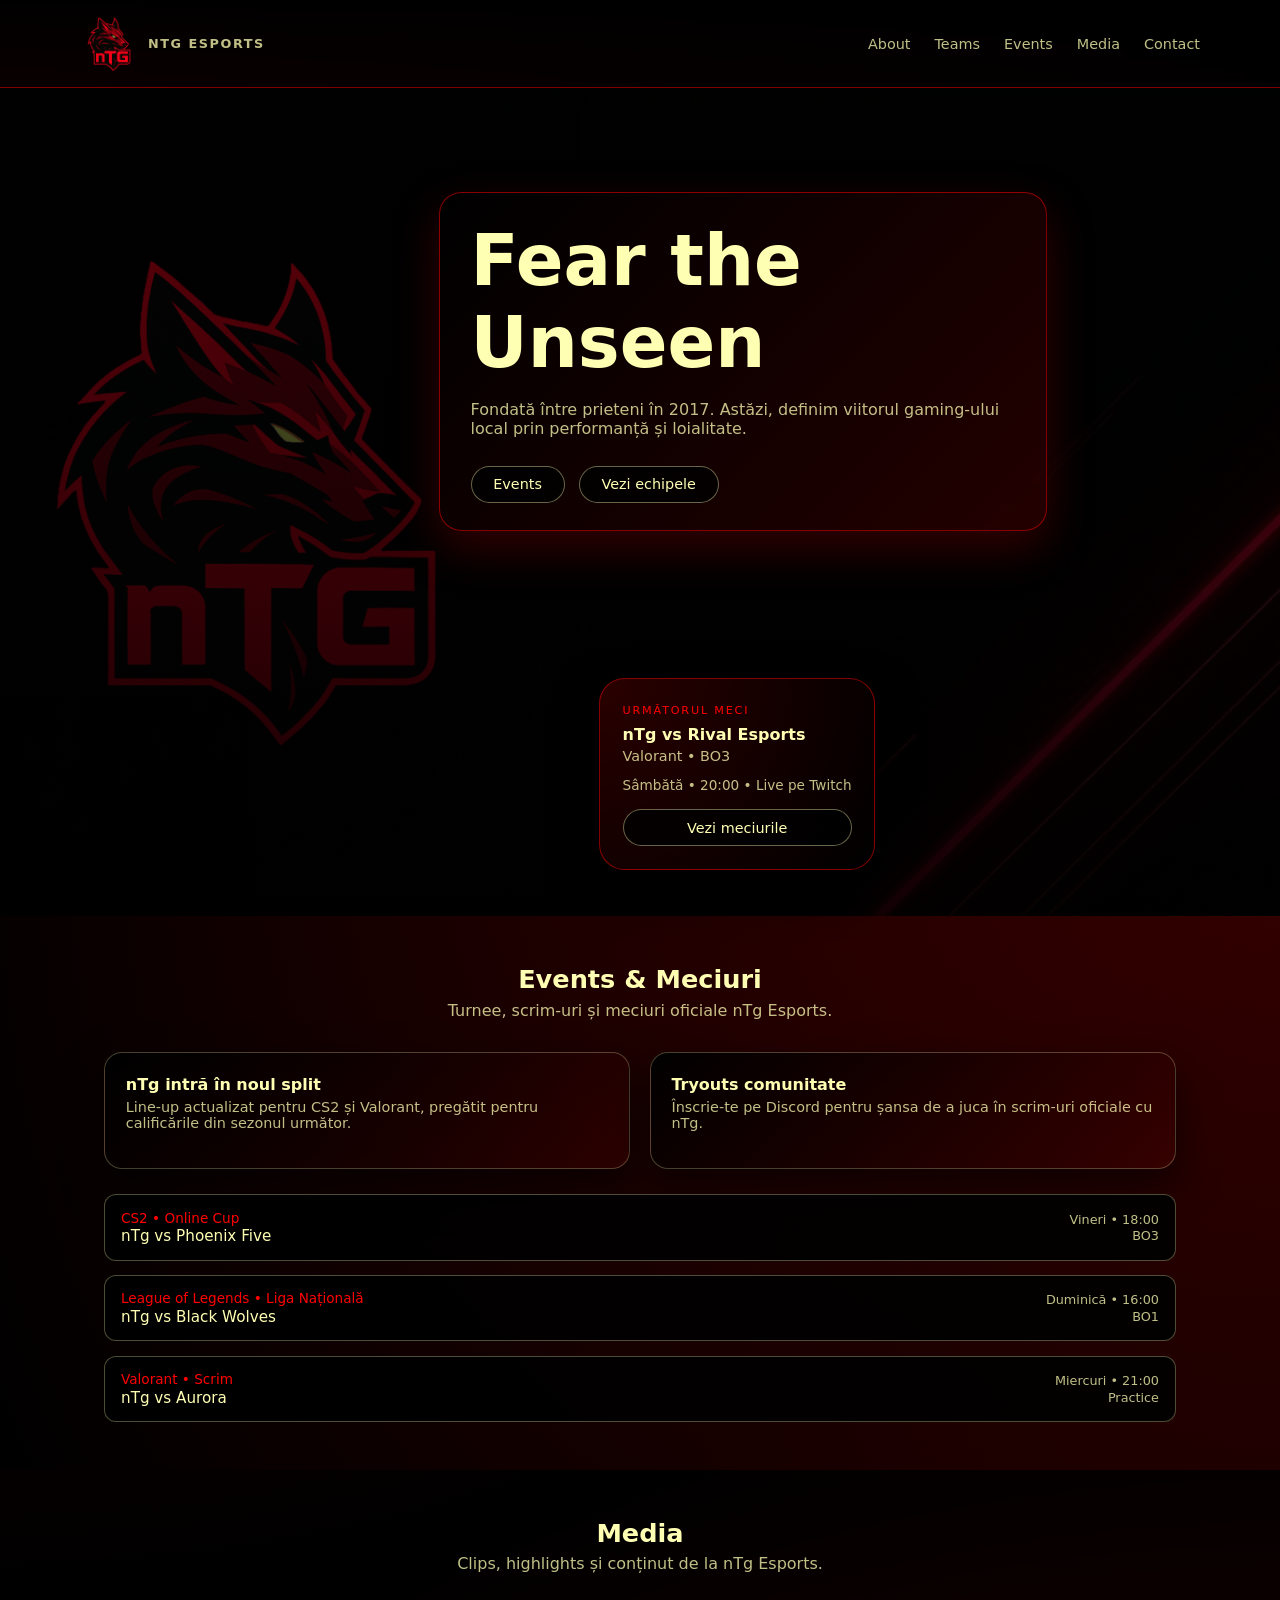
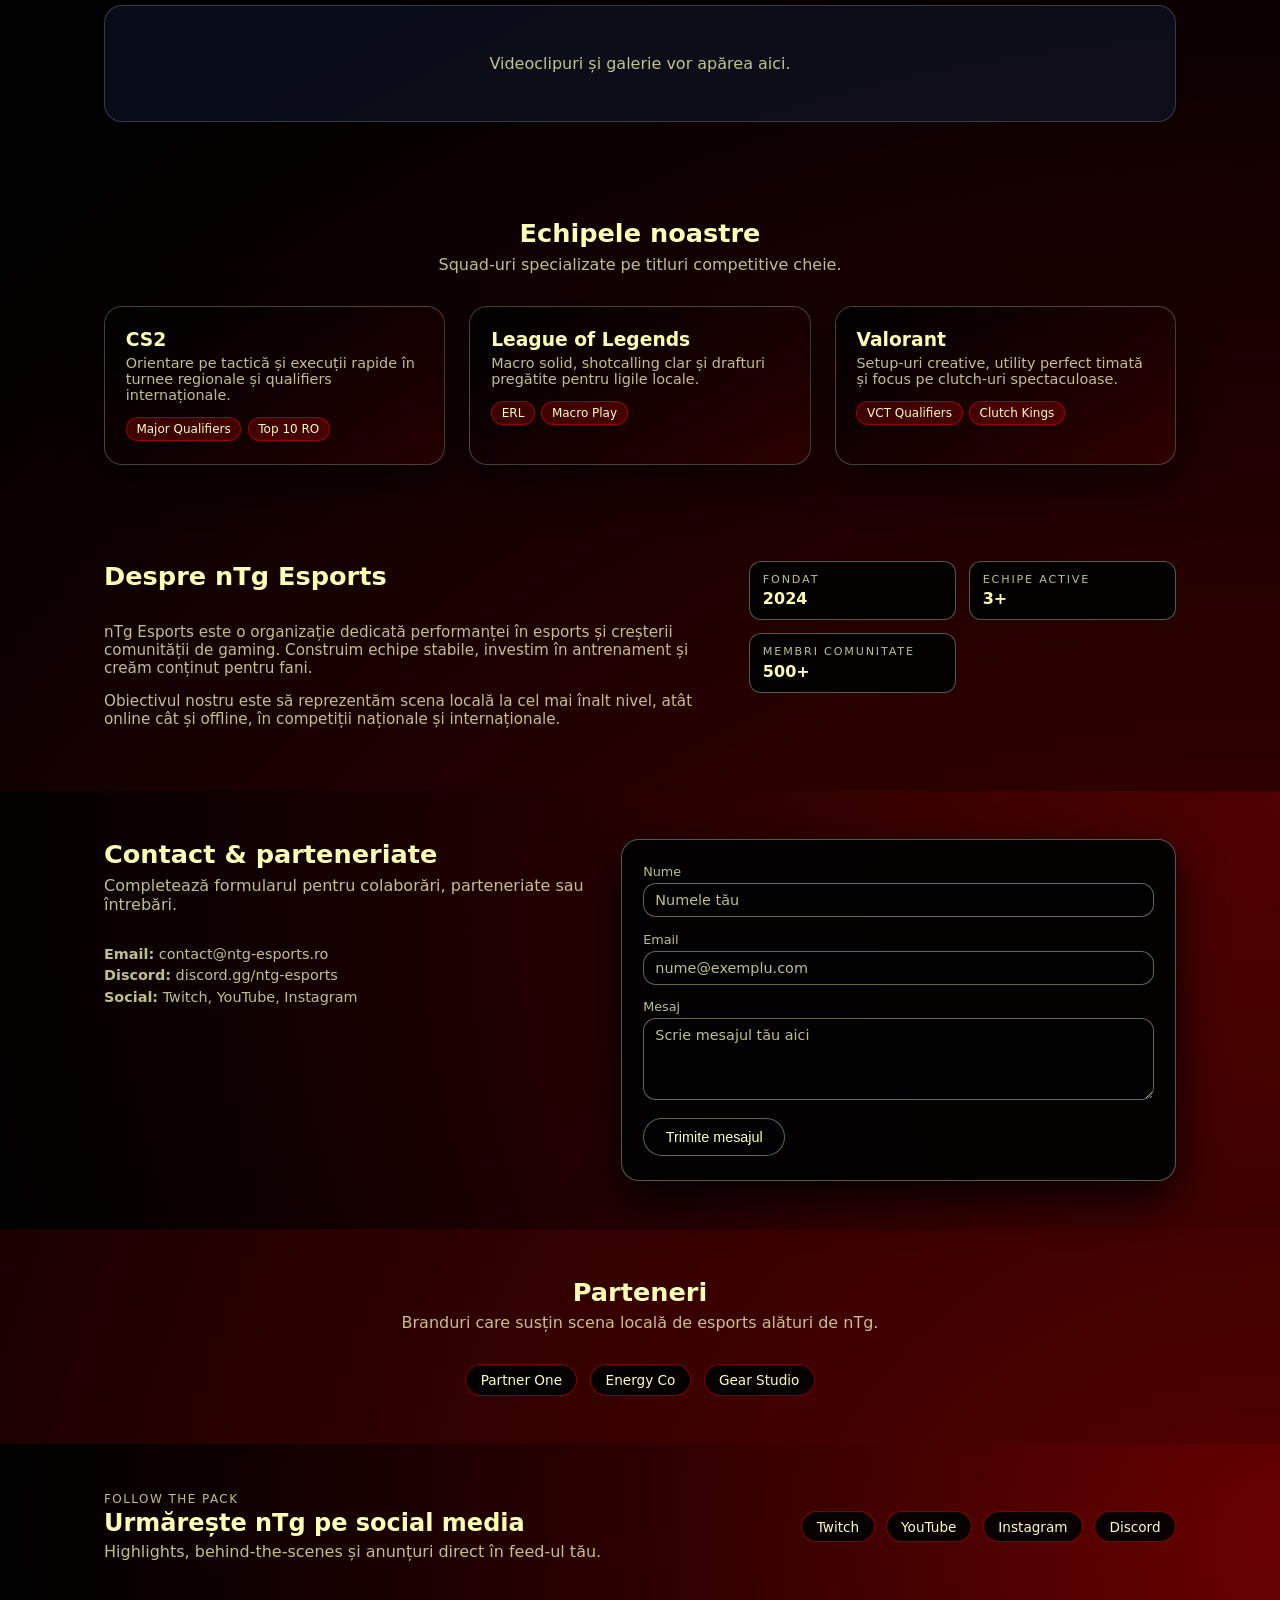
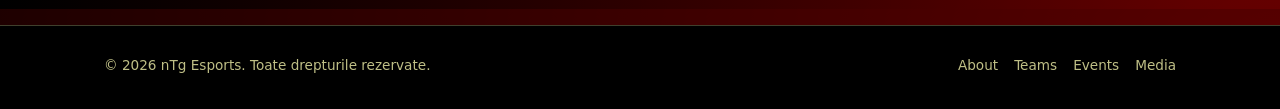
<file: nTg website/index.html>
<!DOCTYPE html>
<html lang="ro">
<head>
  <meta charset="UTF-8">
  <meta name="viewport" content="width=device-width, initial-scale=1.0">
  <title>nTg Esports - Organizatie Esports</title>
  <link rel="icon" type="image/png" href="assets/NtgLogo.png">
  <link rel="stylesheet" href="styles.css">
</head>
<body>
  <header class="site-header">
    <div class="container header-inner">
      <a href="#hero" class="logo">
        <span class="logo-mark">
          <img src="assets/NtgLogo.png" alt="nTg Esports logo">
        </span>
        <span class="logo-text">nTg Esports</span>
      </a>
      <nav class="main-nav">
        <ul>
          <li><a href="about.html">About</a></li>
          <li><a href="teams.html">Teams</a></li>
          <li><a href="events.html">Events</a></li>
          <li><a href="media.html">Media</a></li>
          <li><a href="contact.html">Contact</a></li>
        </ul>
      </nav>
      <button class="nav-toggle" aria-label="Deschide meniul">
        <span></span>
        <span></span>
        <span></span>
      </button>
    </div>
  </header>

  <main>
    <section id="hero" class="hero">
      <div class="container hero-inner">
        <div class="hero-content">
          <h1>Fear the Unseen</h1>
          <p class="hero-subtitle">
            Fondată între prieteni în 2017. Astăzi, definim viitorul gaming-ului local prin performanță și loialitate.
          </p>
          <div class="hero-actions">
            <a href="#events" class="btn primary">Events</a>
            <a href="#teams" class="btn ghost">Vezi echipele</a>
          </div>
        </div>
        <div class="hero-visual">
          <div class="hero-card">
            <p class="hero-tag">Următorul meci</p>
            <p class="hero-match">nTg vs Rival Esports</p>
            <p class="hero-game">Valorant • BO3</p>
            <p class="hero-time">Sâmbătă • 20:00 • Live pe Twitch</p>
            <a href="#events" class="btn primary hero-card-btn">Vezi meciurile</a>
          </div>
        </div>
      </div>
    </section>

    <section id="events" class="section section-alt">
      <div class="container">
        <header class="section-header">
          <h2>Events & Meciuri</h2>
          <p>Turnee, scrim-uri și meciuri oficiale nTg Esports.</p>
        </header>
        <div class="news-grid">
          <article class="card news-card">
            <h3>nTg intră în noul split</h3>
            <p>Line-up actualizat pentru CS2 și Valorant, pregătit pentru calificările din sezonul următor.</p>
          </article>
          <article class="card news-card">
            <h3>Tryouts comunitate</h3>
            <p>Înscrie-te pe Discord pentru șansa de a juca în scrim-uri oficiale cu nTg.</p>
          </article>
        </div>
        <div class="matches-list">
          <div class="match-item">
            <div>
              <p class="match-game">CS2 • Online Cup</p>
              <p class="match-vs">nTg vs Phoenix Five</p>
            </div>
            <div class="match-meta">
              <span>Vineri • 18:00</span>
              <span>BO3</span>
            </div>
          </div>
          <div class="match-item">
            <div>
              <p class="match-game">League of Legends • Liga Națională</p>
              <p class="match-vs">nTg vs Black Wolves</p>
            </div>
            <div class="match-meta">
              <span>Duminică • 16:00</span>
              <span>BO1</span>
            </div>
          </div>
          <div class="match-item">
            <div>
              <p class="match-game">Valorant • Scrim</p>
              <p class="match-vs">nTg vs Aurora</p>
            </div>
            <div class="match-meta">
              <span>Miercuri • 21:00</span>
              <span>Practice</span>
            </div>
          </div>
        </div>
      </div>
    </section>

    <section id="media" class="section">
      <div class="container">
        <header class="section-header">
          <h2>Media</h2>
          <p>Clips, highlights și conținut de la nTg Esports.</p>
        </header>
        <div class="media-placeholder">
          <p>Videoclipuri și galerie vor apărea aici.</p>
        </div>
      </div>
    </section>

    <section id="teams" class="section">
      <div class="container">
        <header class="section-header">
          <h2>Echipele noastre</h2>
          <p>Squad-uri specializate pe titluri competitive cheie.</p>
        </header>
        <div class="cards-grid">
          <article class="card">
            <h3>CS2</h3>
            <p>Orientare pe tactică și execuții rapide în turnee regionale și qualifiers internaționale.</p>
            <ul class="tags">
              <li>Major Qualifiers</li>
              <li>Top 10 RO</li>
            </ul>
          </article>
          <article class="card">
            <h3>League of Legends</h3>
            <p>Macro solid, shotcalling clar și drafturi pregătite pentru ligile locale.</p>
            <ul class="tags">
              <li>ERL</li>
              <li>Macro Play</li>
            </ul>
          </article>
          <article class="card">
            <h3>Valorant</h3>
            <p>Setup-uri creative, utility perfect timată și focus pe clutch-uri spectaculoase.</p>
            <ul class="tags">
              <li>VCT Qualifiers</li>
              <li>Clutch Kings</li>
            </ul>
          </article>
        </div>
      </div>
    </section>

    <section id="about" class="section">
      <div class="container about-grid">
        <div>
          <header class="section-header left">
            <h2>Despre nTg Esports</h2>
          </header>
          <p>
            nTg Esports este o organizație dedicată performanței în esports și creșterii comunității de gaming.
            Construim echipe stabile, investim în antrenament și creăm conținut pentru fani.
          </p>
          <p>
            Obiectivul nostru este să reprezentăm scena locală la cel mai înalt nivel, atât online cât și offline,
            în competiții naționale și internaționale.
          </p>
        </div>
        <div class="info-panels">
          <div class="info-panel">
            <span class="info-label">Fondat</span>
            <span class="info-value">2024</span>
          </div>
          <div class="info-panel">
            <span class="info-label">Echipe active</span>
            <span class="info-value">3+</span>
          </div>
          <div class="info-panel">
            <span class="info-label">Membri comunitate</span>
            <span class="info-value">500+</span>
          </div>
        </div>
      </div>
    </section>

    <section id="contact" class="section section-alt">
      <div class="container contact-grid">
        <div>
          <header class="section-header left">
            <h2>Contact & parteneriate</h2>
            <p>Completează formularul pentru colaborări, parteneriate sau întrebări.</p>
          </header>
          <ul class="contact-list">
            <li><strong>Email:</strong> contact@ntg-esports.ro</li>
            <li><strong>Discord:</strong> discord.gg/ntg-esports</li>
            <li><strong>Social:</strong> Twitch, YouTube, Instagram</li>
          </ul>
        </div>
        <form class="contact-form" autocomplete="off">
          <div class="form-field">
            <label for="name">Nume</label>
            <input type="text" id="name" name="name" placeholder="Numele tău" required>
          </div>
          <div class="form-field">
            <label for="email">Email</label>
            <input type="email" id="email" name="email" placeholder="nume@exemplu.com" required>
          </div>
          <div class="form-field">
            <label for="message">Mesaj</label>
            <textarea id="message" name="message" rows="4" placeholder="Scrie mesajul tău aici" required></textarea>
          </div>
          <button type="submit" class="btn primary">Trimite mesajul</button>
        </form>
      </div>
    </section>

    <section id="partners" class="section">
      <div class="container">
        <header class="section-header">
          <h2>Parteneri</h2>
          <p>Branduri care susțin scena locală de esports alături de nTg.</p>
        </header>
        <div class="partners-strip">
          <div class="partner-pill">Partner One</div>
          <div class="partner-pill">Energy Co</div>
          <div class="partner-pill">Gear Studio</div>
        </div>
      </div>
    </section>

    <section id="follow" class="section follow-strip">
      <div class="container follow-inner">
        <div>
          <p class="eyebrow">Follow the pack</p>
          <h2>Urmărește nTg pe social media</h2>
          <p>Highlights, behind-the-scenes și anunțuri direct în feed-ul tău.</p>
        </div>
        <div class="social-links">
          <a href="#" aria-label="Twitch nTg">Twitch</a>
          <a href="#" aria-label="YouTube nTg">YouTube</a>
          <a href="#" aria-label="Instagram nTg">Instagram</a>
          <a href="#" aria-label="Discord nTg">Discord</a>
        </div>
      </div>
    </section>
  </main>

  <footer class="site-footer">
    <div class="container footer-inner">
      <p>© <span id="year"></span> nTg Esports. Toate drepturile rezervate.</p>
      <div class="footer-links">
        <a href="about.html">About</a>
        <a href="teams.html">Teams</a>
        <a href="events.html">Events</a>
        <a href="media.html">Media</a>
      </div>
    </div>
  </footer>

  <script src="script.js"></script>
</body>
</html>
</file>
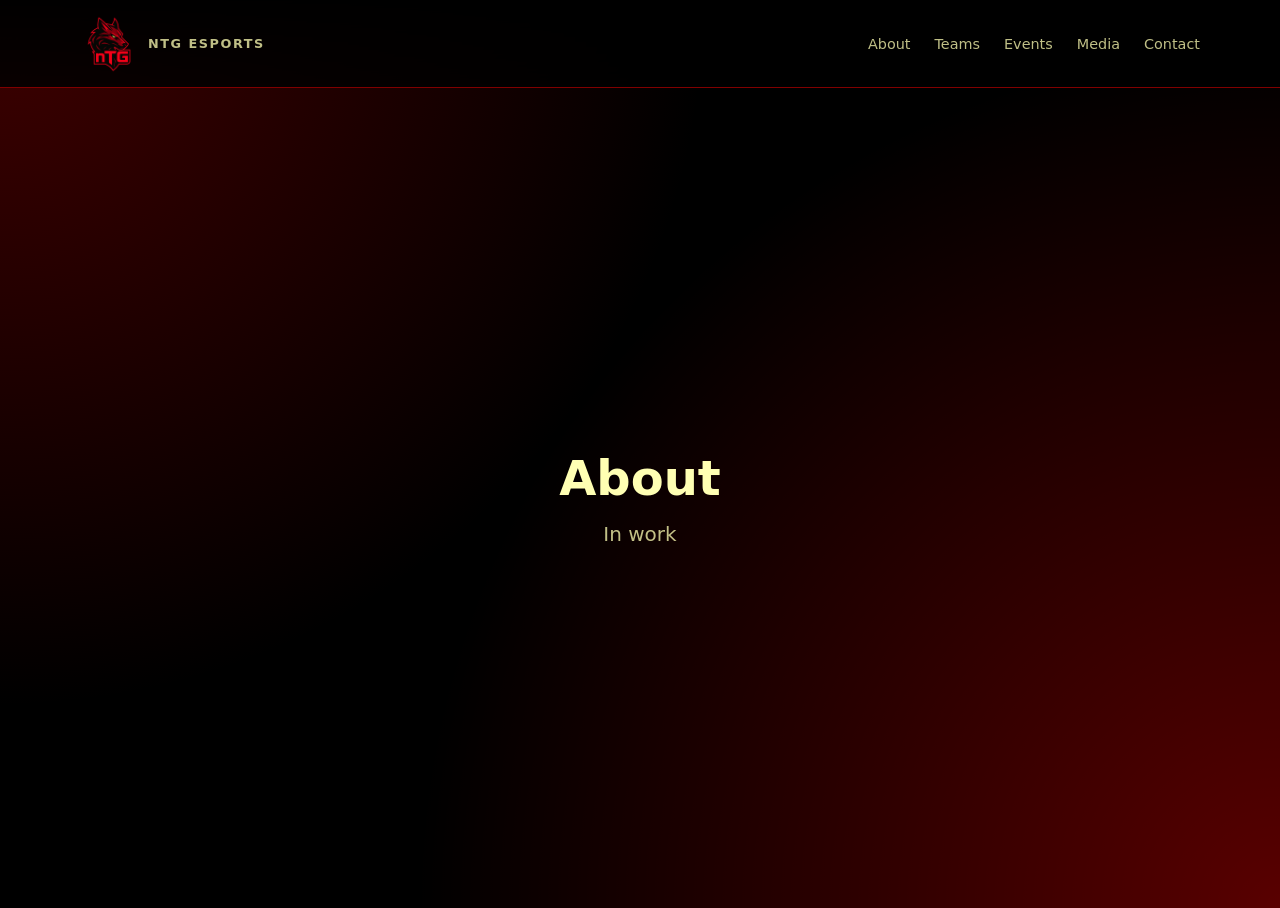
<file: nTg website/about.html>
<!DOCTYPE html>
<html lang="ro">
<head>
  <meta charset="UTF-8">
  <meta name="viewport" content="width=device-width, initial-scale=1.0">
  <title>About - nTg Esports</title>
  <link rel="icon" type="image/png" href="assets/NtgLogo.png">
  <link rel="stylesheet" href="styles.css">
</head>
<body>
  <header class="site-header">
    <div class="container header-inner">
      <a href="index.html" class="logo">
        <span class="logo-mark">
          <img src="assets/NtgLogo.png" alt="nTg Esports logo">
        </span>
        <span class="logo-text">nTg Esports</span>
      </a>
      <nav class="main-nav">
        <ul>
          <li><a href="about.html">About</a></li>
          <li><a href="teams.html">Teams</a></li>
          <li><a href="events.html">Events</a></li>
          <li><a href="media.html">Media</a></li>
          <li><a href="contact.html">Contact</a></li>
        </ul>
      </nav>
      <button class="nav-toggle" aria-label="Deschide meniul">
        <span></span>
        <span></span>
        <span></span>
      </button>
    </div>
  </header>

  <main class="page-placeholder">
    <div class="container">
      <h1>About</h1>
      <p class="in-work">In work</p>
    </div>
  </main>

  <script src="script.js"></script>
</body>
</html>
</file>
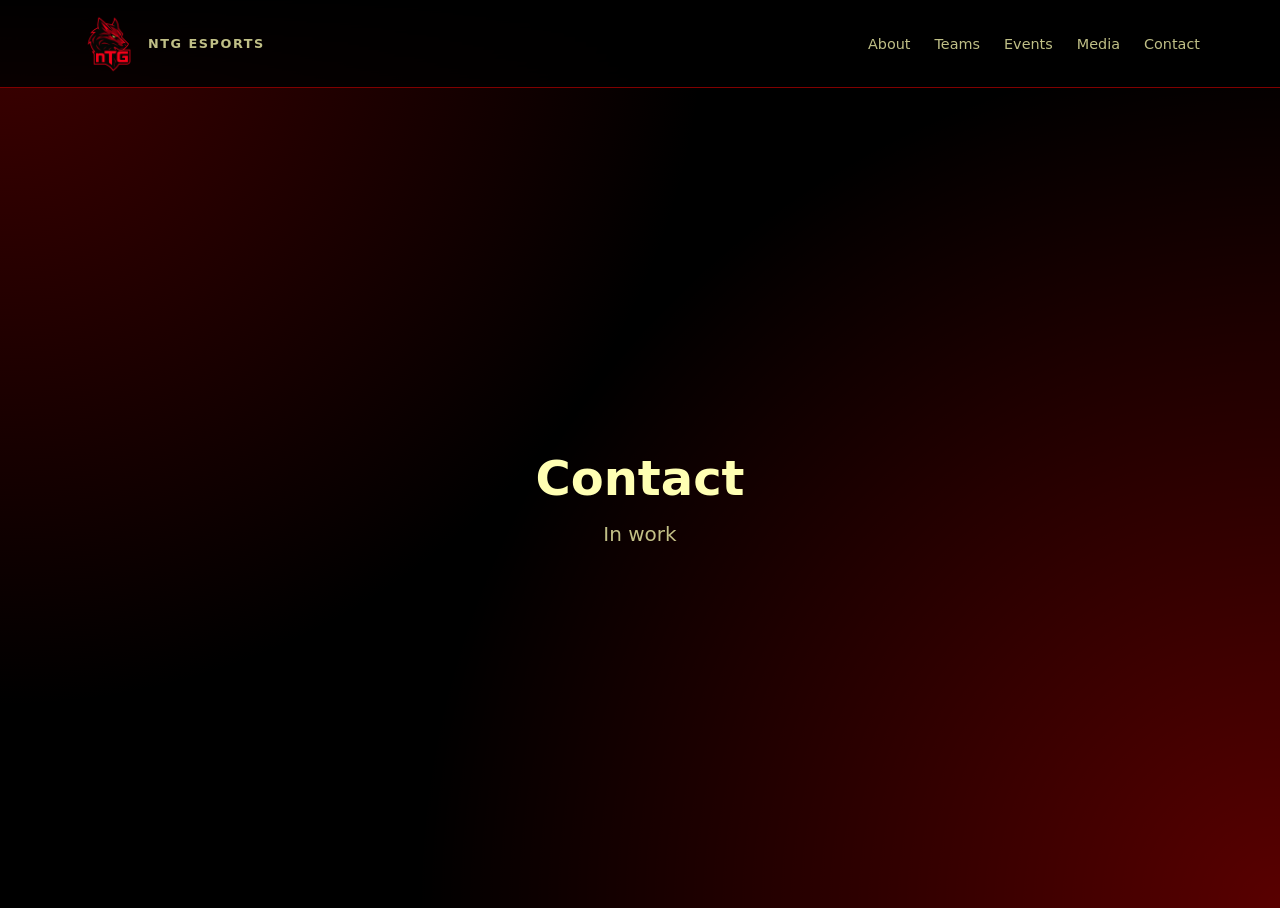
<file: nTg website/contact.html>
<!DOCTYPE html>
<html lang="ro">
<head>
  <meta charset="UTF-8">
  <meta name="viewport" content="width=device-width, initial-scale=1.0">
  <title>Contact - nTg Esports</title>
  <link rel="icon" type="image/png" href="assets/NtgLogo.png">
  <link rel="stylesheet" href="styles.css">
</head>
<body>
  <header class="site-header">
    <div class="container header-inner">
      <a href="index.html" class="logo">
        <span class="logo-mark">
          <img src="assets/NtgLogo.png" alt="nTg Esports logo">
        </span>
        <span class="logo-text">nTg Esports</span>
      </a>
      <nav class="main-nav">
        <ul>
          <li><a href="about.html">About</a></li>
          <li><a href="teams.html">Teams</a></li>
          <li><a href="events.html">Events</a></li>
          <li><a href="media.html">Media</a></li>
          <li><a href="contact.html">Contact</a></li>
        </ul>
      </nav>
      <button class="nav-toggle" aria-label="Deschide meniul">
        <span></span>
        <span></span>
        <span></span>
      </button>
    </div>
  </header>

  <main class="page-placeholder">
    <div class="container">
      <h1>Contact</h1>
      <p class="in-work">In work</p>
    </div>
  </main>

  <script src="script.js"></script>
</body>
</html>
</file>
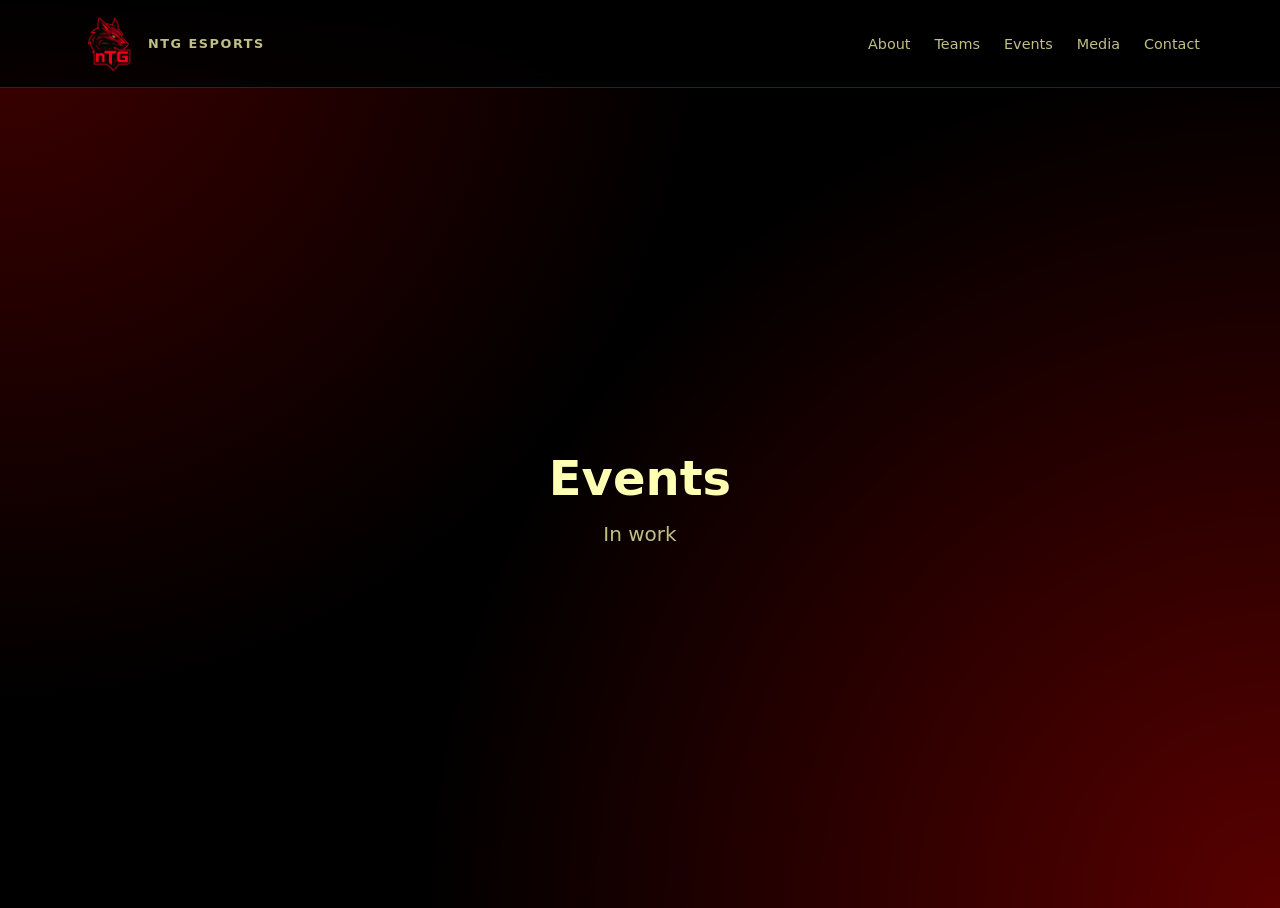
<file: nTg website/events.html>
<!DOCTYPE html>
<html lang="ro">
<head>
  <meta charset="UTF-8">
  <meta name="viewport" content="width=device-width, initial-scale=1.0">
  <title>Events - nTg Esports</title>
  <link rel="icon" type="image/png" href="assets/NtgLogo.png">
  <link rel="stylesheet" href="styles.css">
</head>
<body>
  <header class="site-header">
    <div class="container header-inner">
      <a href="index.html" class="logo">
        <span class="logo-mark">
          <img src="assets/NtgLogo.png" alt="nTg Esports logo">
        </span>
        <span class="logo-text">nTg Esports</span>
      </a>
      <nav class="main-nav">
        <ul>
          <li><a href="about.html">About</a></li>
          <li><a href="teams.html">Teams</a></li>
          <li><a href="events.html">Events</a></li>
          <li><a href="media.html">Media</a></li>
          <li><a href="contact.html">Contact</a></li>
        </ul>
      </nav>
      <button class="nav-toggle" aria-label="Deschide meniul">
        <span></span>
        <span></span>
        <span></span>
      </button>
    </div>
  </header>

  <main class="page-placeholder">
    <div class="container">
      <h1>Events</h1>
      <p class="in-work">In work</p>
    </div>
  </main>

  <script src="script.js"></script>
</body>
</html>
</file>
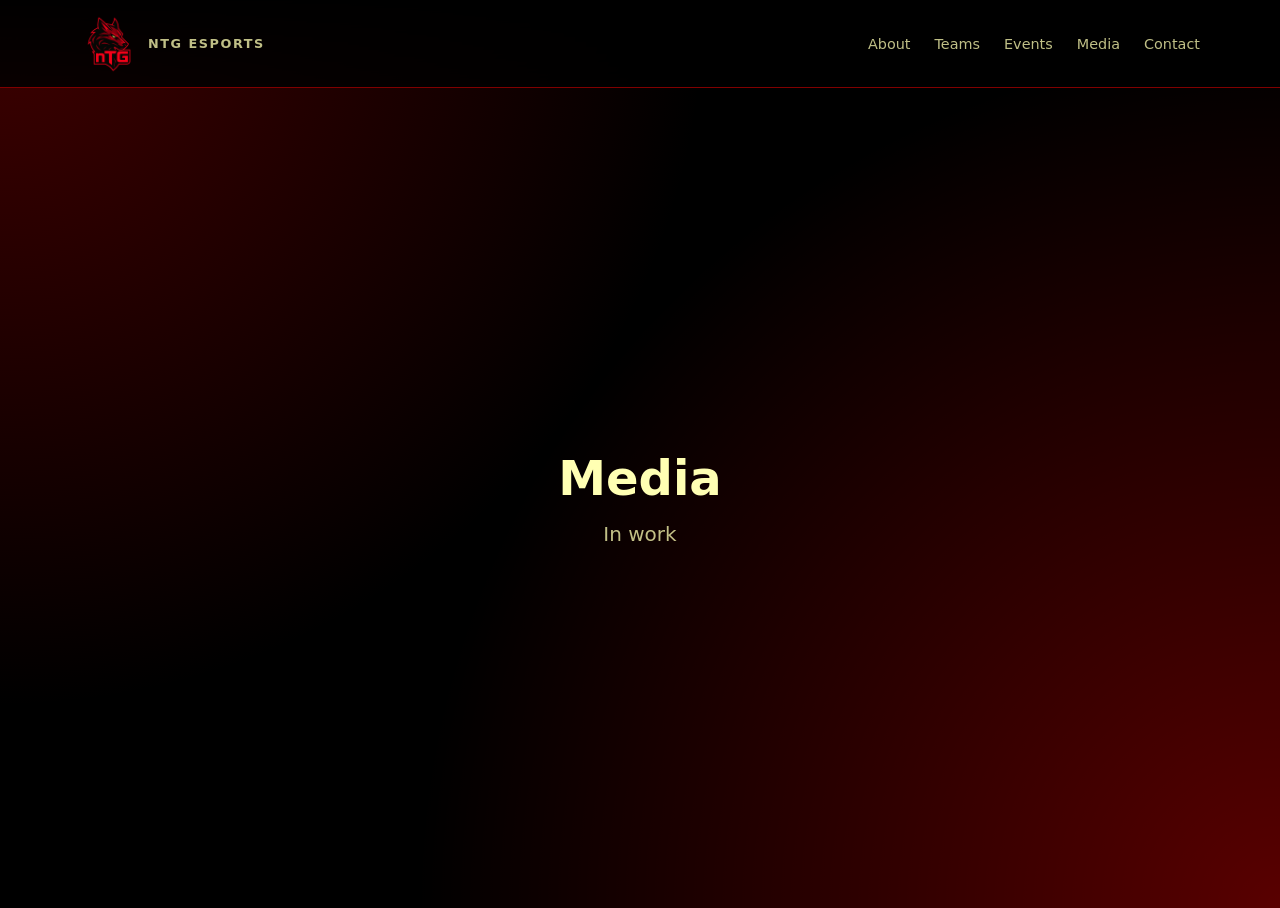
<file: nTg website/media.html>
<!DOCTYPE html>
<html lang="ro">
<head>
  <meta charset="UTF-8">
  <meta name="viewport" content="width=device-width, initial-scale=1.0">
  <title>Media - nTg Esports</title>
  <link rel="icon" type="image/png" href="assets/NtgLogo.png">
  <link rel="stylesheet" href="styles.css">
</head>
<body>
  <header class="site-header">
    <div class="container header-inner">
      <a href="index.html" class="logo">
        <span class="logo-mark">
          <img src="assets/NtgLogo.png" alt="nTg Esports logo">
        </span>
        <span class="logo-text">nTg Esports</span>
      </a>
      <nav class="main-nav">
        <ul>
          <li><a href="about.html">About</a></li>
          <li><a href="teams.html">Teams</a></li>
          <li><a href="events.html">Events</a></li>
          <li><a href="media.html">Media</a></li>
          <li><a href="contact.html">Contact</a></li>
        </ul>
      </nav>
      <button class="nav-toggle" aria-label="Deschide meniul">
        <span></span>
        <span></span>
        <span></span>
      </button>
    </div>
  </header>

  <main class="page-placeholder">
    <div class="container">
      <h1>Media</h1>
      <p class="in-work">In work</p>
    </div>
  </main>

  <script src="script.js"></script>
</body>
</html>
</file>
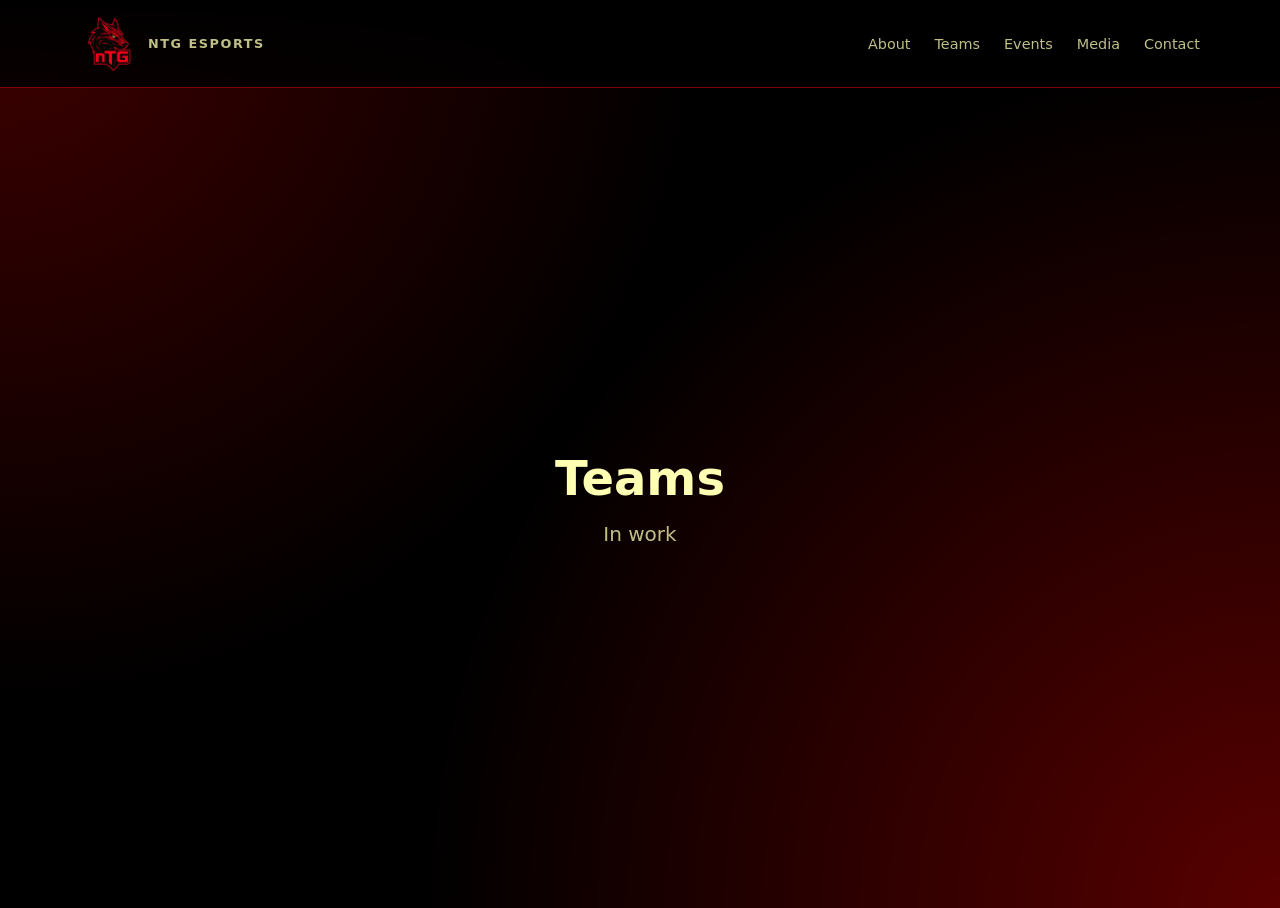
<file: nTg website/teams.html>
<!DOCTYPE html>
<html lang="ro">
<head>
  <meta charset="UTF-8">
  <meta name="viewport" content="width=device-width, initial-scale=1.0">
  <title>Teams - nTg Esports</title>
  <link rel="icon" type="image/png" href="assets/NtgLogo.png">
  <link rel="stylesheet" href="styles.css">
</head>
<body>
  <header class="site-header">
    <div class="container header-inner">
      <a href="index.html" class="logo">
        <span class="logo-mark">
          <img src="assets/NtgLogo.png" alt="nTg Esports logo">
        </span>
        <span class="logo-text">nTg Esports</span>
      </a>
      <nav class="main-nav">
        <ul>
          <li><a href="about.html">About</a></li>
          <li><a href="teams.html">Teams</a></li>
          <li><a href="events.html">Events</a></li>
          <li><a href="media.html">Media</a></li>
          <li><a href="contact.html">Contact</a></li>
        </ul>
      </nav>
      <button class="nav-toggle" aria-label="Deschide meniul">
        <span></span>
        <span></span>
        <span></span>
      </button>
    </div>
  </header>

  <main class="page-placeholder">
    <div class="container">
      <h1>Teams</h1>
      <p class="in-work">In work</p>
    </div>
  </main>

  <script src="script.js"></script>
</body>
</html>
</file>
<file: nTg website/styles.css>
:root {
  --bg: #000000;
  --bg-elevated: #0a0a0a;
  --bg-soft: #0d0d0d;
  --accent: #FF0000;
  --accent-gradient: #8B0000;
  --accent-soft: rgba(255, 0, 0, 0.2);
  --accent-strong: #FF0000;
  --detail: #FFFFB3;
  --text: #FFFFB3;
  --text-muted: rgba(255, 255, 179, 0.75);
  --border-subtle: rgba(255, 255, 179, 0.25);
  --radius-lg: 18px;
  --radius-md: 12px;
  --radius-full: 999px;
  --shadow-soft: 0 18px 45px rgba(0, 0, 0, 0.9);
}

*,
*::before,
*::after {
  box-sizing: border-box;
}

html,
body {
  margin: 0;
  padding: 0;
  font-family: system-ui, -apple-system, BlinkMacSystemFont, "Inter", sans-serif;
  background:
    radial-gradient(circle at top left, rgba(139, 0, 0, 0.45) 0, transparent 45%),
    radial-gradient(circle at bottom right, rgba(255, 0, 0, 0.35) 0, transparent 55%),
    var(--bg);
  color: var(--text);
}

body {
  min-height: 100vh;
}

a {
  color: inherit;
  text-decoration: none;
}

img {
  max-width: 100%;
  display: block;
}

.container {
  max-width: 1120px;
  margin: 0 auto;
  padding: 0 1.5rem;
}

.site-header {
  position: sticky;
  top: 0;
  z-index: 50;
  backdrop-filter: blur(18px);
  background: linear-gradient(to bottom, rgba(0, 0, 0, 0.98), rgba(0, 0, 0, 0.84));
  border-bottom: 1px solid rgba(255, 0, 0, 0.5);
}

.header-inner {
  display: flex;
  align-items: center;
  justify-content: space-between;
  padding: 0.85rem 0;
}

.logo {
  display: flex;
  align-items: center;
  gap: 0.5rem;
}

.logo-mark {
  display: inline-flex;
  align-items: center;
  justify-content: center;
  width: 60px;
  height: 60px;
  border-radius: 12px;
  overflow: hidden;
  background: transparent;
}

.logo-mark img {
  width: 100%;
  height: 100%;
  object-fit: contain;
}

.logo-text {
  font-weight: 600;
  letter-spacing: 0.12em;
  text-transform: uppercase;
  font-size: 0.8rem;
  color: var(--text-muted);
}

.main-nav ul {
  display: flex;
  gap: 1.5rem;
  list-style: none;
  padding: 0;
  margin: 0;
}

.main-nav a {
  font-size: 0.9rem;
  color: var(--text-muted);
  position: relative;
  padding-bottom: 0.25rem;
}

.main-nav a::after {
  content: "";
  position: absolute;
  left: 0;
  bottom: 0;
  width: 0;
  height: 2px;
  background: linear-gradient(to right, var(--accent-gradient), var(--accent));
  border-radius: 999px;
  transition: width 0.2s ease;
}

.main-nav a:hover {
  color: var(--text);
}

.main-nav a:hover::after {
  width: 100%;
}

.nav-toggle {
  display: none;
  flex-direction: column;
  gap: 4px;
  background: transparent;
  border: none;
  cursor: pointer;
}

.nav-toggle span {
  width: 20px;
  height: 2px;
  border-radius: 999px;
  background: var(--detail);
}

.hero {
  padding: 2rem 0 3rem;
  min-height: calc(100vh - 72px);
  display: flex;
  align-items: flex-start;
  background:
    linear-gradient(to bottom, rgba(0, 0, 0, 0.6), rgba(0, 0, 0, 0.92)),
    url("assets/Backgrounds/Hero Background.png");
  background-size: cover;
  background-position: center;
  background-repeat: no-repeat;
}

.hero-inner {
  display: flex;
  flex-direction: column;
  gap: 1.8rem;
  align-items: flex-start;
}

.hero .container {
  padding-left: 18%;
  padding-top: 8vh;
}

.hero h1 {
  font-size: clamp(3.2rem, 6vw, 4.4rem);
  margin: 0 0 1rem;
}

.hero-subtitle {
  margin: 0 0 1.7rem;
  color: var(--text-muted);
  max-width: 36rem;
}

.hero-content {
  max-width: 38rem;
  padding: 1.7rem 1.9rem;
  border-radius: 1.4rem;
  background: linear-gradient(135deg, rgba(0, 0, 0, 0.9), rgba(139, 0, 0, 0.25));
  border: 1px solid rgba(255, 0, 0, 0.5);
  box-shadow: 0 18px 45px rgba(139, 0, 0, 0.35);
}

.hero-actions {
  display: flex;
  flex-wrap: wrap;
  gap: 0.9rem;
}

.btn {
  display: inline-flex;
  align-items: center;
  justify-content: center;
  border-radius: var(--radius-full);
  padding: 0.6rem 1.35rem;
  font-size: 0.9rem;
  border: 1px solid transparent;
  cursor: pointer;
  transition: transform 0.12s ease, box-shadow 0.12s ease, background 0.12s ease, border-color 0.12s ease;
}

.btn.primary,
.btn.ghost {
  background: rgba(0, 0, 0, 0.8);
  border-color: rgba(255, 255, 179, 0.4);
  color: var(--detail);
}

.btn:hover {
  transform: translateY(-1px);
  border-color: var(--accent);
  color: var(--detail);
  box-shadow: 0 14px 30px rgba(255, 0, 0, 0.25);
}

.hero-visual {
  display: flex;
  justify-content: flex-end;
}

.hero-card {
  background: radial-gradient(circle at 0 0, rgba(139, 0, 0, 0.3), rgba(0, 0, 0, 0.95));
  border-radius: 1.6rem;
  padding: 1.6rem 1.4rem 1.4rem;
  min-width: 260px;
  border: 1px solid rgba(255, 0, 0, 0.5);
  box-shadow: var(--shadow-soft);
  transform: translate(160px, 118px);
}

.hero-tag {
  font-size: 0.7rem;
  text-transform: uppercase;
  letter-spacing: 0.16em;
  color: var(--accent);
  margin: 0 0 0.5rem;
}

.hero-match {
  margin: 0 0 0.2rem;
  font-weight: 600;
}

.hero-game {
  margin: 0 0 0.8rem;
  font-size: 0.9rem;
  color: var(--text-muted);
}

.hero-time {
  font-size: 0.85rem;
  color: var(--text-muted);
}

.hero-card-btn {
  display: block;
  width: 100%;
  margin-top: 1rem;
  text-align: center;
}

.section {
  padding: 3rem 0;
}

.section-alt {
  background: radial-gradient(circle at top right, rgba(139, 0, 0, 0.35), rgba(0, 0, 0, 1));
}

.media-placeholder {
  text-align: center;
  padding: 2rem;
  background: rgba(15, 23, 42, 0.6);
  border-radius: var(--radius-lg);
  border: 1px solid rgba(148, 163, 184, 0.3);
  color: var(--text-muted);
}

.section-header {
  text-align: center;
  margin-bottom: 2rem;
}

.section-header.left {
  text-align: left;
}

.section-header h2 {
  margin: 0 0 0.4rem;
  font-size: 1.6rem;
}

.section-header p {
  margin: 0;
  color: var(--text-muted);
}

.cards-grid {
  display: grid;
  grid-template-columns: repeat(3, minmax(0, 1fr));
  gap: 1.5rem;
}

.news-grid {
  display: grid;
  grid-template-columns: repeat(2, minmax(0, 1fr));
  gap: 1.2rem;
  margin-bottom: 1.6rem;
}

.news-card h3 {
  font-size: 1rem;
  margin-bottom: 0.4rem;
}

.card {
  background: linear-gradient(145deg, rgba(0, 0, 0, 0.95), rgba(139, 0, 0, 0.15));
  border-radius: var(--radius-lg);
  padding: 1.4rem 1.3rem;
  border: 1px solid rgba(255, 255, 179, 0.25);
  box-shadow: 0 18px 40px rgba(0, 0, 0, 0.6);
}

.card h3 {
  margin: 0 0 0.3rem;
}

.card p {
  margin: 0 0 0.9rem;
  font-size: 0.9rem;
  color: var(--text-muted);
}

.tags {
  list-style: none;
  display: flex;
  flex-wrap: wrap;
  gap: 0.4rem;
  margin: 0;
  padding: 0;
}

.tags li {
  font-size: 0.75rem;
  padding: 0.25rem 0.6rem;
  border-radius: var(--radius-full);
  background: var(--accent-soft);
  border: 1px solid rgba(255, 0, 0, 0.5);
  color: var(--detail);
}

.matches-list {
  display: flex;
  flex-direction: column;
  gap: 0.9rem;
}

.match-item {
  display: flex;
  justify-content: space-between;
  align-items: center;
  gap: 1rem;
  background: rgba(0, 0, 0, 0.9);
  border-radius: var(--radius-md);
  padding: 0.9rem 1rem;
  border: 1px solid rgba(255, 255, 179, 0.3);
}

.match-game {
  margin: 0 0 0.1rem;
  font-size: 0.85rem;
  color: var(--accent);
}

.match-vs {
  margin: 0;
  font-size: 0.95rem;
}

.match-meta {
  display: flex;
  flex-direction: column;
  align-items: flex-end;
  gap: 0.1rem;
  font-size: 0.8rem;
  color: var(--text-muted);
}

.about-grid {
  display: grid;
  grid-template-columns: minmax(0, 2fr) minmax(0, 1.4fr);
  gap: 2.2rem;
  align-items: flex-start;
}

.about-grid p {
  color: var(--text-muted);
  font-size: 0.95rem;
}

.about-grid p + p {
  margin-top: 0.7rem;
}

.info-panels {
  display: grid;
  grid-template-columns: repeat(2, minmax(0, 1fr));
  gap: 0.8rem;
}

.info-panel {
  background: rgba(0, 0, 0, 0.9);
  border-radius: var(--radius-md);
  padding: 0.7rem 0.8rem;
  border: 1px solid rgba(255, 255, 179, 0.35);
}

.info-label {
  display: block;
  font-size: 0.7rem;
  text-transform: uppercase;
  letter-spacing: 0.16em;
  color: var(--text-muted);
  margin-bottom: 0.2rem;
}

.info-value {
  font-weight: 600;
}

.contact-grid {
  display: grid;
  grid-template-columns: minmax(0, 1.4fr) minmax(0, 1.6fr);
  gap: 2rem;
  align-items: flex-start;
}

.contact-list {
  list-style: none;
  margin: 1.2rem 0 0;
  padding: 0;
  color: var(--text-muted);
  font-size: 0.9rem;
}

.contact-list li + li {
  margin-top: 0.35rem;
}

.contact-form {
  background: rgba(0, 0, 0, 0.95);
  border-radius: var(--radius-lg);
  padding: 1.5rem 1.3rem;
  border: 1px solid rgba(255, 255, 179, 0.35);
  box-shadow: var(--shadow-soft);
}

.form-field {
  margin-bottom: 0.9rem;
}

.form-field label {
  display: block;
  font-size: 0.8rem;
  margin-bottom: 0.25rem;
  color: var(--text-muted);
}

.form-field input,
.form-field textarea {
  width: 100%;
  border-radius: 0.8rem;
  border: 1px solid rgba(255, 255, 179, 0.4);
  background: rgba(0, 0, 0, 0.8);
  padding: 0.5rem 0.7rem;
  color: var(--detail);
  font-family: inherit;
  font-size: 0.9rem;
  outline: none;
}

.form-field input::placeholder,
.form-field textarea::placeholder {
  color: var(--text-muted);
}

.form-field input:focus,
.form-field textarea:focus {
  border-color: var(--accent);
  box-shadow: 0 0 0 1px rgba(255, 0, 0, 0.4);
}

.site-footer {
  border-top: 1px solid rgba(255, 255, 179, 0.25);
  background: #000000;
  padding: 1.1rem 0 1.4rem;
  margin-top: 1rem;
}

.footer-inner {
  display: flex;
  flex-wrap: wrap;
  align-items: center;
  justify-content: space-between;
  gap: 0.6rem;
  font-size: 0.85rem;
  color: var(--text-muted);
}

.footer-links {
  display: flex;
  gap: 1rem;
}

.footer-links a {
  position: relative;
}

.footer-links a::after {
  content: "";
  position: absolute;
  left: 0;
  bottom: -2px;
  width: 0;
  height: 1px;
  background: var(--accent);
  transition: width 0.16s ease;
}

.footer-links a:hover::after {
  width: 100%;
}

.partners-strip {
  display: flex;
  flex-wrap: wrap;
  gap: 0.8rem;
  justify-content: center;
}

.partner-pill {
  padding: 0.45rem 0.9rem;
  border-radius: var(--radius-full);
  border: 1px solid rgba(255, 0, 0, 0.5);
  background: rgba(0, 0, 0, 0.9);
  font-size: 0.85rem;
  color: var(--detail);
}

.follow-strip {
  background: radial-gradient(circle at right, rgba(139, 0, 0, 0.4), rgba(0, 0, 0, 1));
}

.follow-inner {
  display: flex;
  flex-wrap: wrap;
  justify-content: space-between;
  align-items: center;
  gap: 1.5rem;
}

.eyebrow {
  font-size: 0.75rem;
  text-transform: uppercase;
  letter-spacing: 0.12em;
  color: var(--accent);
  margin: 0 0 0.2rem;
}

.follow-inner h2 {
  margin: 0.2rem 0 0.3rem;
}

.follow-inner p {
  margin: 0;
  color: var(--text-muted);
}

.social-links {
  display: flex;
  flex-wrap: wrap;
  gap: 0.7rem;
}

.social-links a {
  padding: 0.4rem 0.9rem;
  border-radius: var(--radius-full);
  border: 1px solid rgba(255, 0, 0, 0.5);
  font-size: 0.85rem;
  background: rgba(0, 0, 0, 0.9);
  color: var(--detail);
}

.social-links a:hover {
  background: var(--accent);
  border-color: var(--accent);
  color: var(--detail);
}

@media (max-width: 900px) {
  .hero-inner {
    grid-template-columns: minmax(0, 1fr);
  }

  .hero-visual {
    justify-content: flex-start;
  }

  .cards-grid {
    grid-template-columns: repeat(2, minmax(0, 1fr));
  }

  .about-grid,
  .contact-grid {
    grid-template-columns: minmax(0, 1fr);
  }
}

@media (max-width: 720px) {
  .main-nav {
    position: absolute;
    inset: 56px 1.5rem auto;
    border-radius: 1rem;
    background: rgba(0, 0, 0, 0.98);
    border: 1px solid rgba(255, 255, 179, 0.3);
    padding: 0.6rem 0.8rem;
    transform-origin: top;
    transform: scaleY(0.8);
    opacity: 0;
    pointer-events: none;
    transition: opacity 0.16s ease, transform 0.16s ease;
  }

  .main-nav.open {
    opacity: 1;
    transform: scaleY(1);
    pointer-events: auto;
  }

  .main-nav ul {
    flex-direction: column;
    gap: 0.6rem;
  }

  .nav-toggle {
    display: inline-flex;
  }

  .cards-grid {
    grid-template-columns: minmax(0, 1fr);
  }

  .news-grid {
    grid-template-columns: minmax(0, 1fr);
  }

  .match-item {
    flex-direction: column;
    align-items: flex-start;
  }

  .match-meta {
    align-items: flex-start;
  }
}

/* Pagini placeholder (in work) */
.page-placeholder {
  min-height: calc(100vh - 80px);
  display: flex;
  align-items: center;
  justify-content: center;
  padding: 3rem 1.5rem;
}

.page-placeholder .container {
  text-align: center;
}

.page-placeholder h1 {
  font-size: clamp(2rem, 5vw, 3rem);
  margin: 0 0 1rem;
  color: var(--text);
}

.page-placeholder .in-work {
  font-size: 1.25rem;
  color: var(--text-muted);
  margin: 0;
}
</file>
